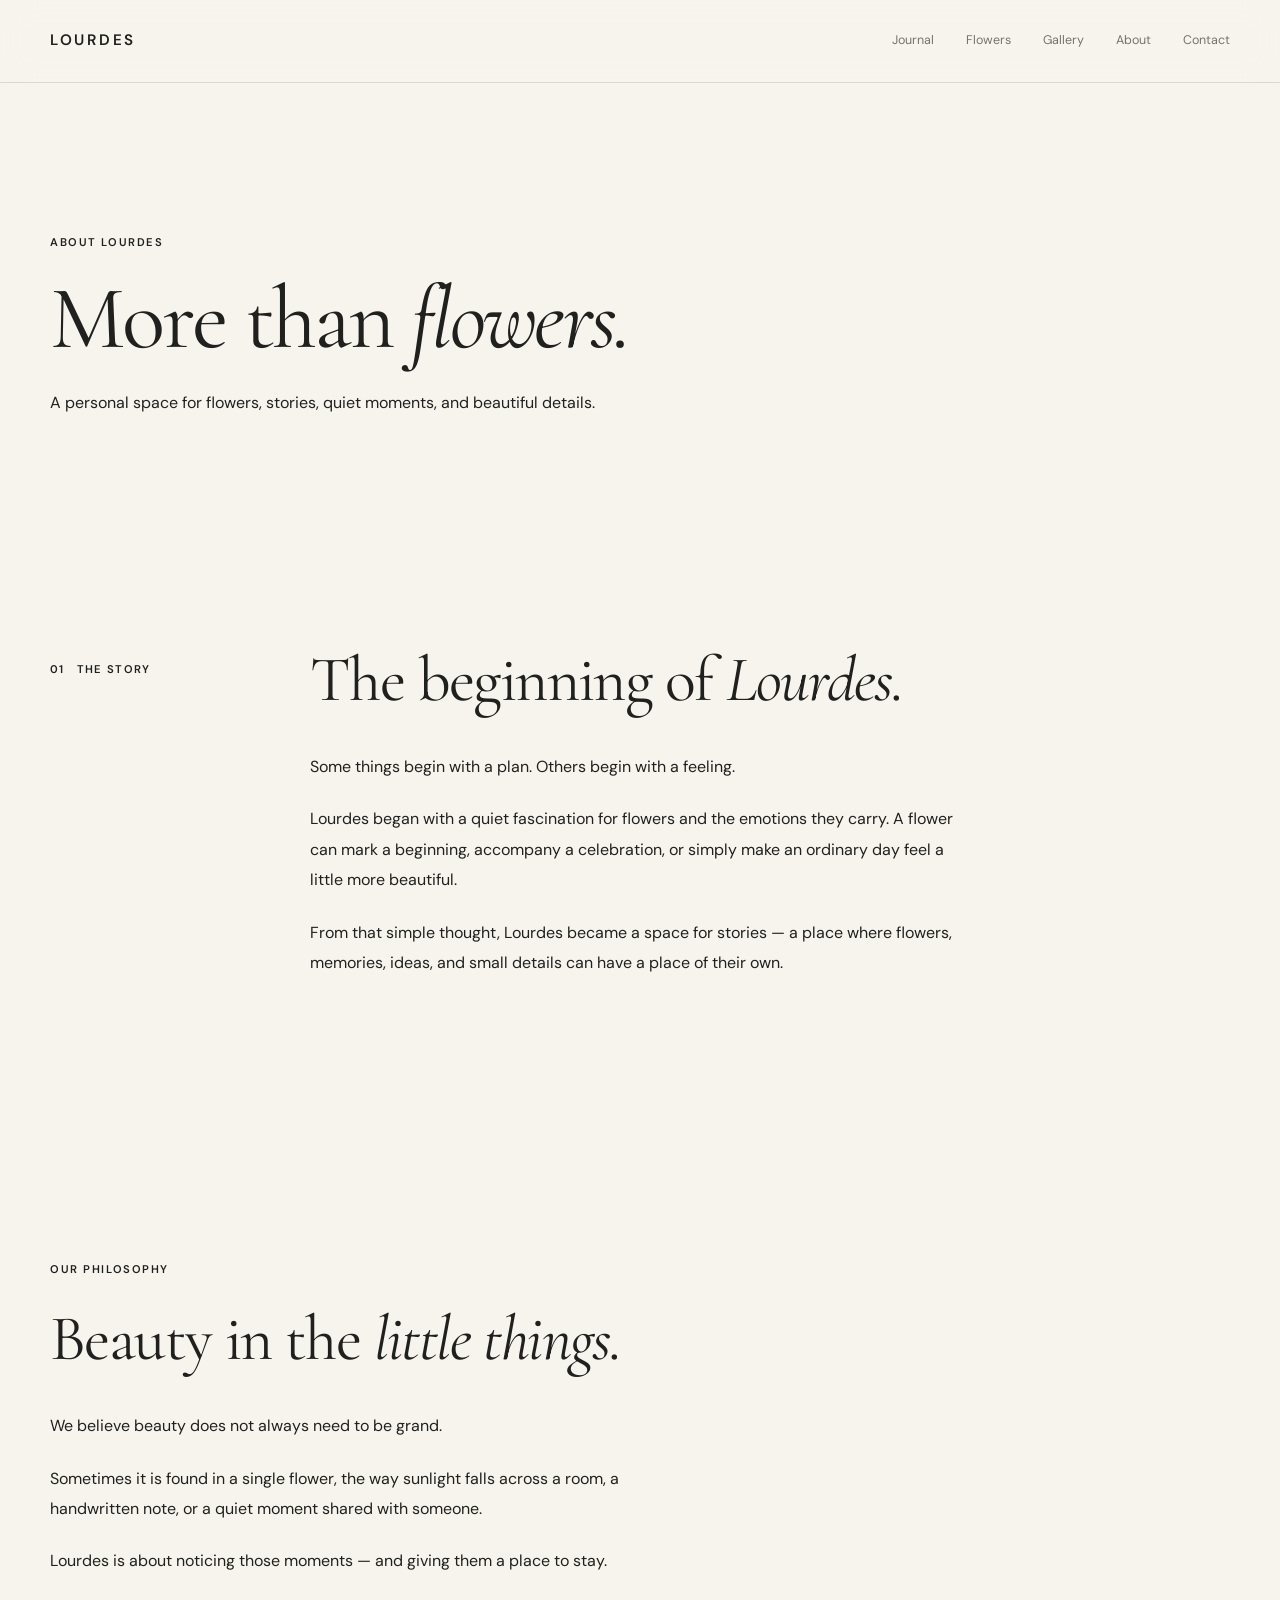
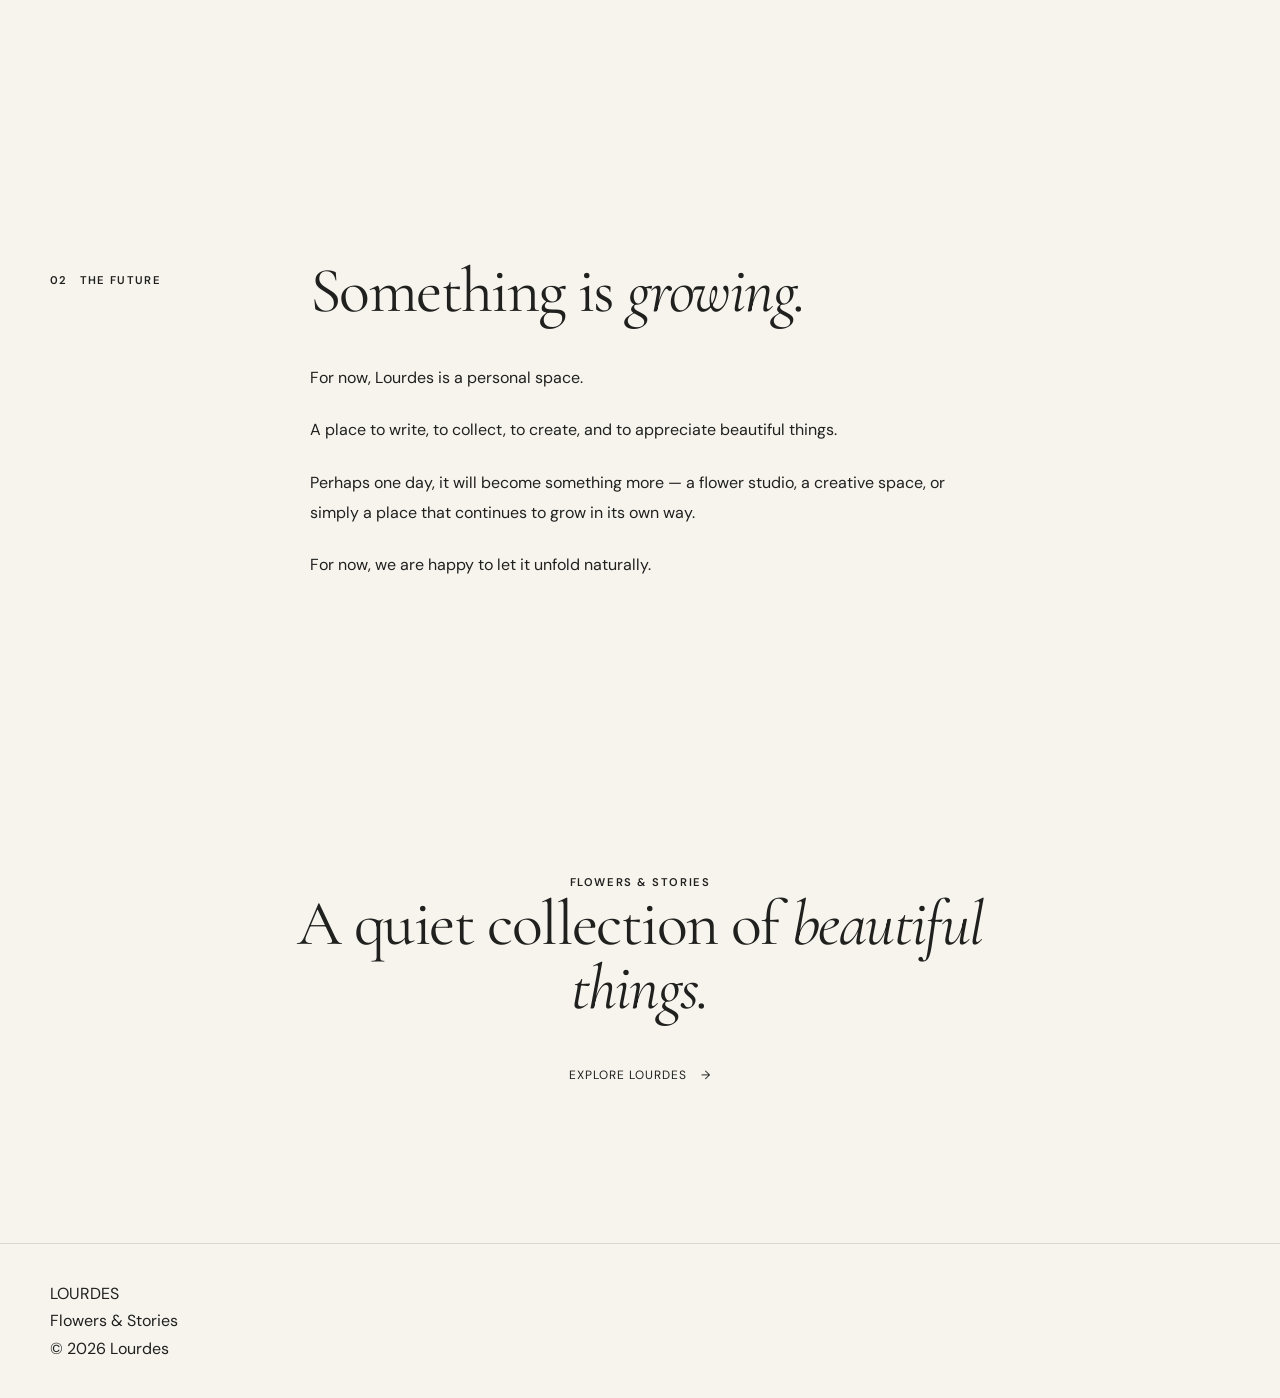
<file: pages/about.html>
<!DOCTYPE html>

<html lang="en">
<head>
    <meta charset="UTF-8">
    <meta name="viewport" content="width=device-width, initial-scale=1.0">

    <title>About — Lourdes | Flowers & Stories</title>

    <meta
        name="description"
        content="Discover the story behind Lourdes — a quiet space for flowers, stories, beautiful details, and meaningful moments."
    >

    <meta
        name="robots"
        content="index, follow"
    >

    <meta
        name="theme-color"
        content="#F7F4EE"
    >

    <link
        rel="canonical"
        href="https://lourdes.my.id/pages/about.html"
    >

    <!-- Open Graph -->
    <meta property="og:type" content="website">

    <meta
        property="og:title"
        content="About — Lourdes | Flowers & Stories"
    >

    <meta
        property="og:description"
        content="Discover the story behind Lourdes — a quiet space for flowers, stories, beautiful details, and meaningful moments."
    >

    <meta
        property="og:url"
        content="https://lourdes.my.id/pages/about.html"
    >

    <meta
        property="og:site_name"
        content="Lourdes"
    >

    <!-- Google Fonts -->
    <link rel="preconnect" href="https://fonts.googleapis.com">
    <link rel="preconnect" href="https://fonts.gstatic.com" crossorigin>

    <link
        href="https://fonts.googleapis.com/css2?family=Cormorant+Garamond:wght@400;500;600&family=DM+Sans:wght@400;500&display=swap"
        rel="stylesheet"
    >

    <link rel="stylesheet" href="../style.css">
</head>

<body>

<header class="site-header">
    <div class="container header-inner">

        <a href="../index.html" class="site-logo">
            LOURDES
        </a>

        <nav class="site-nav">
            <a href="journal.html">Journal</a>
            <a href="flowers.html">Flowers</a>
            <a href="gallery.html">Gallery</a>
            <a href="about.html">About</a>
            <a href="contact.html">Contact</a>
        </nav>

    </div>
</header>

<main>


<!-- ABOUT HERO -->

<section class="page-hero">
    <div class="container">

        <p class="eyebrow">About Lourdes</p>

        <h1>
            More than
            <em>flowers.</em>
        </h1>

        <p class="page-hero-description">
            A personal space for flowers, stories, quiet moments,
            and beautiful details.
        </p>

    </div>
</section>


<!-- STORY -->

<section class="about-story">
    <div class="container about-story-grid">

        <div class="section-label">
            <span>01</span>
            <p>The Story</p>
        </div>

        <div class="about-story-content">

            <h2>
                The beginning of
                <em>Lourdes.</em>
            </h2>

            <p>
                Some things begin with a plan.
                Others begin with a feeling.
            </p>

            <p>
                Lourdes began with a quiet fascination for flowers
                and the emotions they carry. A flower can mark a
                beginning, accompany a celebration, or simply make
                an ordinary day feel a little more beautiful.
            </p>

            <p>
                From that simple thought, Lourdes became a space
                for stories — a place where flowers, memories,
                ideas, and small details can have a place of their own.
            </p>

        </div>

    </div>
</section>


<!-- PHILOSOPHY -->

<section class="about-philosophy">

    <div class="container">

        <p class="eyebrow">Our Philosophy</p>

        <h2>
            Beauty in the
            <em>little things.</em>
        </h2>

        <p>
            We believe beauty does not always need to be grand.
        </p>

        <p>
            Sometimes it is found in a single flower,
            the way sunlight falls across a room, a handwritten
            note, or a quiet moment shared with someone.
        </p>

        <p>
            Lourdes is about noticing those moments —
            and giving them a place to stay.
        </p>

    </div>

</section>


<!-- FUTURE -->

<section class="about-future">

    <div class="container about-future-grid">

        <div class="section-label">
            <span>02</span>
            <p>The Future</p>
        </div>

        <div class="about-future-content">

            <h2>
                Something is
                <em>growing.</em>
            </h2>

            <p>
                For now, Lourdes is a personal space.
            </p>

            <p>
                A place to write, to collect, to create,
                and to appreciate beautiful things.
            </p>

            <p>
                Perhaps one day, it will become something more —
                a flower studio, a creative space, or simply
                a place that continues to grow in its own way.
            </p>

            <p>
                For now, we are happy to let it unfold naturally.
            </p>

        </div>

    </div>

</section>


<!-- CLOSING -->

<section class="about-closing">

    <div class="container">

        <p class="eyebrow">Flowers & Stories</p>

        <h2>
            A quiet collection
            of <em>beautiful things.</em>
        </h2>

        <a href="flowers.html" class="text-link">
            Explore Lourdes
            <span>→</span>
        </a>

    </div>

</section>


</main>

<footer class="site-footer">


<div class="container">

    <div class="footer-brand">
        LOURDES
    </div>

    <p>
        Flowers & Stories
    </p>

    <p>
        © 2026 Lourdes
    </p>

</div>


</footer>

<script src="../site.js"></script>

</body>
</html>
</file>
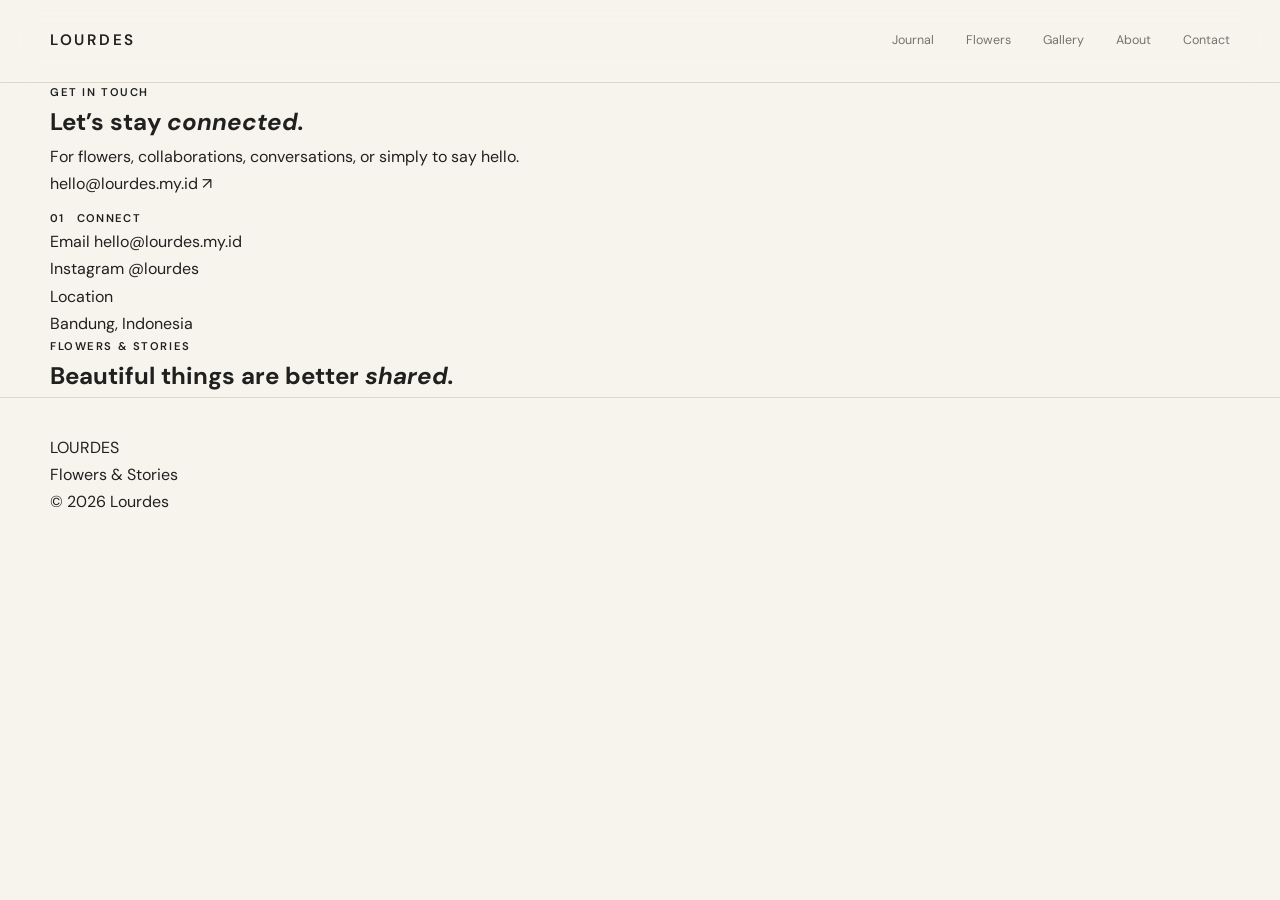
<file: pages/contact.html>
<!DOCTYPE html>
<html lang="en">
<head>
    <meta charset="UTF-8">
    <meta name="viewport" content="width=device-width, initial-scale=1.0">

    <title>Contact — Lourdes | Flowers & Stories</title>

    <meta
        name="description"
        content="Get in touch with Lourdes for flowers, collaborations, conversations, or simply to say hello."
    >

    <meta
        name="robots"
        content="index, follow"
    >

    <meta
        name="theme-color"
        content="#F7F4EE"
    >

    <link
        rel="canonical"
        href="https://lourdes.my.id/pages/contact.html"
    >

    <!-- Open Graph -->
    <meta property="og:type" content="website">

    <meta
        property="og:title"
        content="Contact — Lourdes | Flowers & Stories"
    >

    <meta
        property="og:description"
        content="Get in touch with Lourdes for flowers, collaborations, conversations, or simply to say hello."
    >

    <meta
        property="og:url"
        content="https://lourdes.my.id/pages/contact.html"
    >

    <meta
        property="og:site_name"
        content="Lourdes"
    >

    <!-- Google Fonts -->
    <link rel="preconnect" href="https://fonts.googleapis.com">
    <link rel="preconnect" href="https://fonts.gstatic.com" crossorigin>

    <link
        href="https://fonts.googleapis.com/css2?family=Cormorant+Garamond:wght@400;500;600&family=DM+Sans:wght@400;500;600&display=swap"
        rel="stylesheet"
    >

    <link rel="stylesheet" href="../style.css">
</head>

<body>

<header class="site-header">
    <div class="container header-inner">

        <a href="../index.html" class="site-logo">
            LOURDES
        </a>

        <nav class="site-nav">
            <a href="journal.html">Journal</a>
            <a href="flowers.html">Flowers</a>
            <a href="gallery.html">Gallery</a>
            <a href="about.html">About</a>
            <a href="contact.html">Contact</a>
        </nav>

    </div>
</header>

    </div>
</header>


<main>

    <section class="contact-page">

        <div class="container">

            <p class="eyebrow">
                Get in touch
            </p>

            <h1>
                Let’s stay <em>connected.</em>
            </h1>

            <p class="contact-page-description">
                For flowers, collaborations, conversations,
                or simply to say hello.
            </p>

            <a
                href="mailto:hello@lourdes.my.id"
                class="contact-page-email"
            >
                hello@lourdes.my.id
                <span>↗</span>
            </a>

        </div>

    </section>


    <section class="contact-details">

        <div class="container contact-details-grid">

            <div class="section-label">
                <span>01</span>
                <p>Connect</p>
            </div>

            <div class="contact-details-content">

                <div class="contact-detail">

                    <span>Email</span>

                    <a href="mailto:hello@lourdes.my.id">
                        hello@lourdes.my.id
                    </a>

                </div>


                <div class="contact-detail">

                    <span>Instagram</span>

                    <a href="#">
                        @lourdes
                    </a>

                </div>


                <div class="contact-detail">

                    <span>Location</span>

                    <p>
                        Bandung, Indonesia
                    </p>

                </div>

            </div>

        </div>

    </section>


    <section class="contact-closing">

        <div class="container">

            <p class="eyebrow">
                Flowers & Stories
            </p>

            <h2>
                Beautiful things are better <em>shared.</em>
            </h2>

        </div>

    </section>

</main>


<footer class="site-footer">

    <div class="container">

        <div class="footer-brand">
            LOURDES
        </div>

        <p>
            Flowers & Stories
        </p>

        <p>
            © 2026 Lourdes
        </p>

    </div>

</footer>


<script src="../site.js"></script>

</body>
</html>
</file>
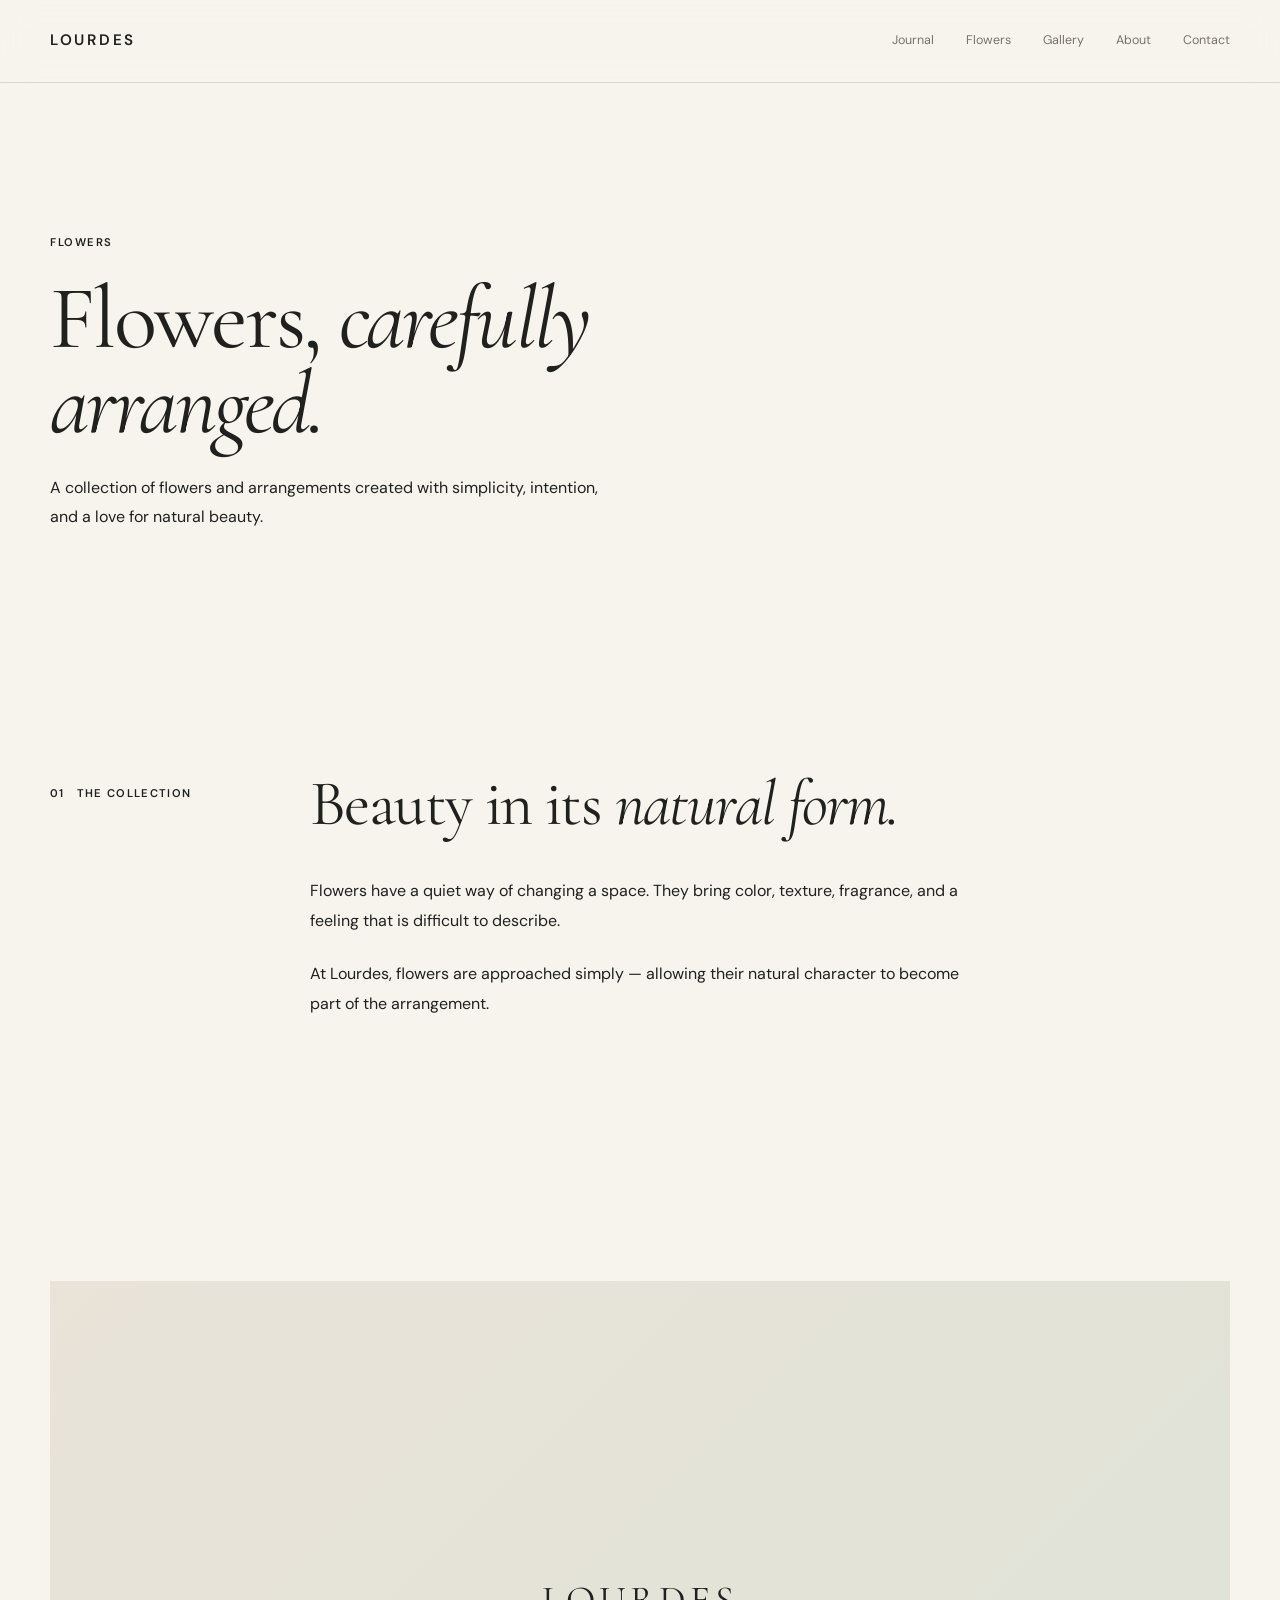
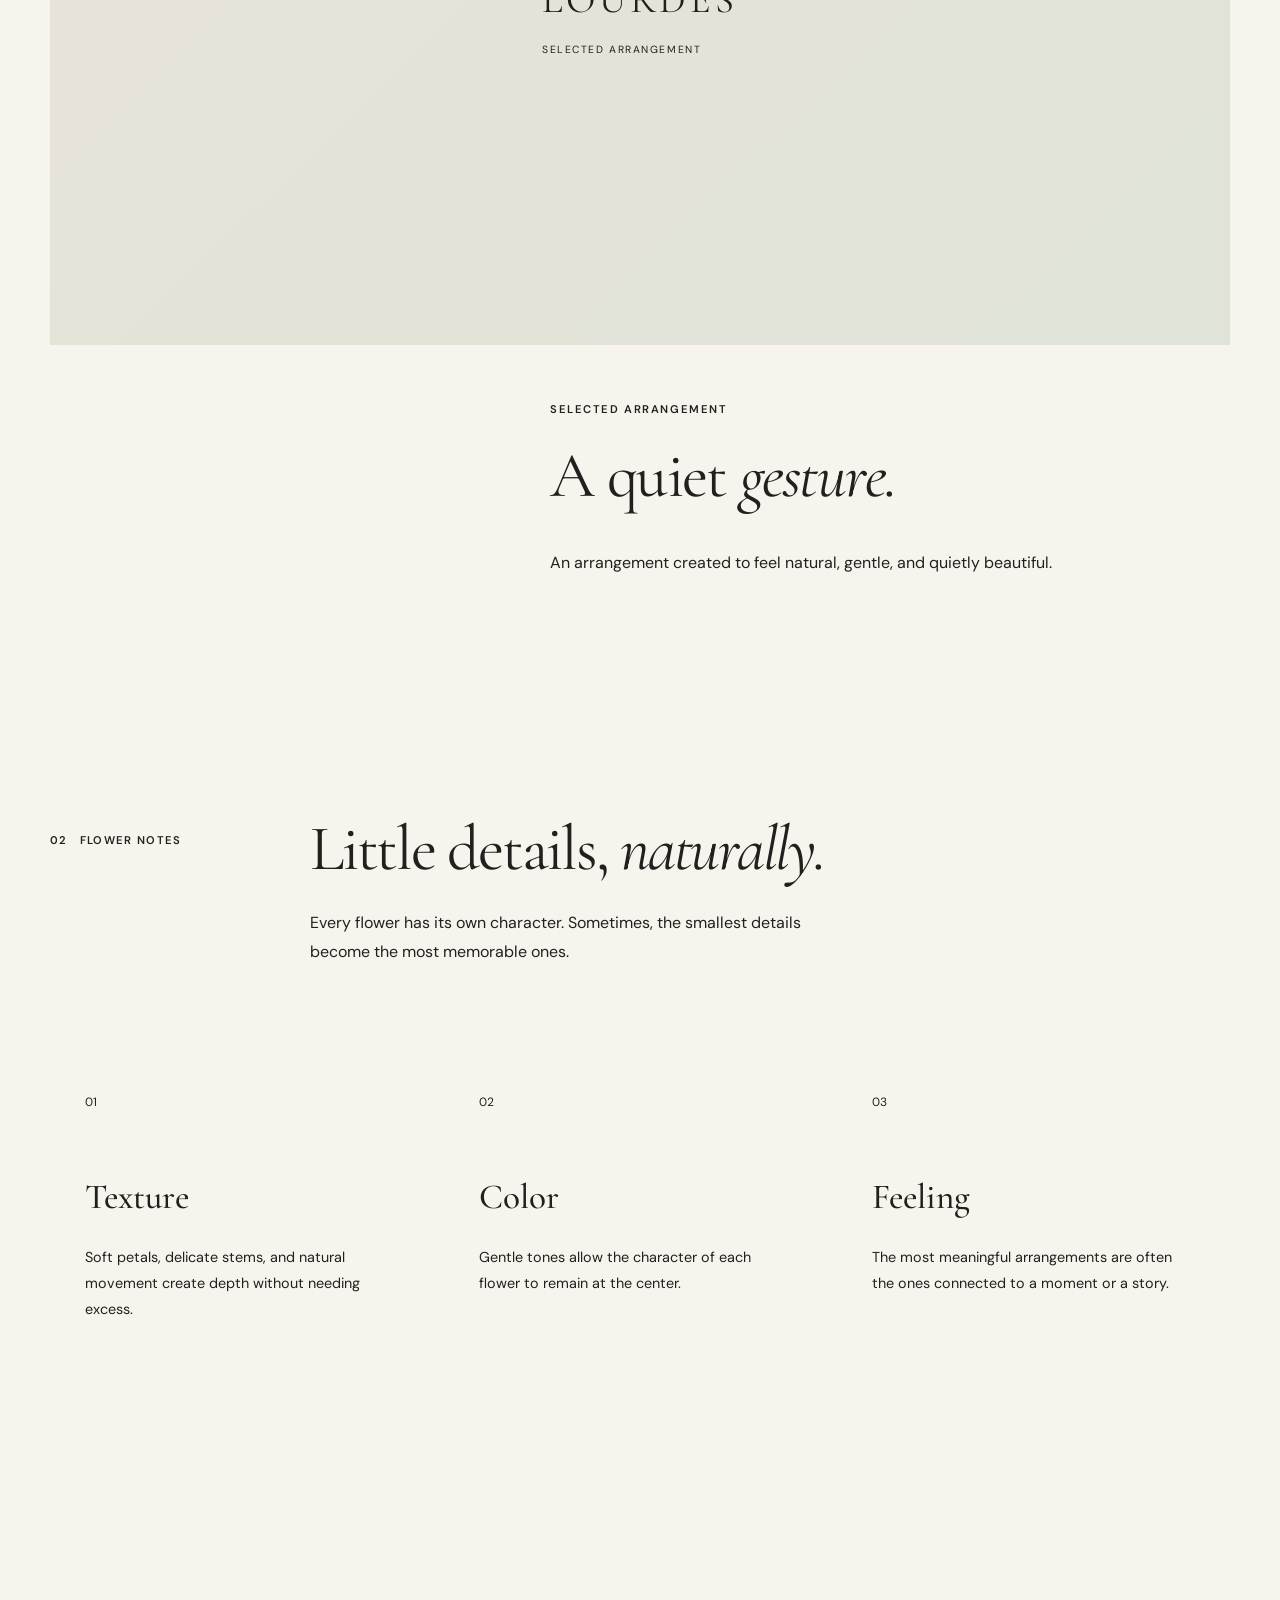
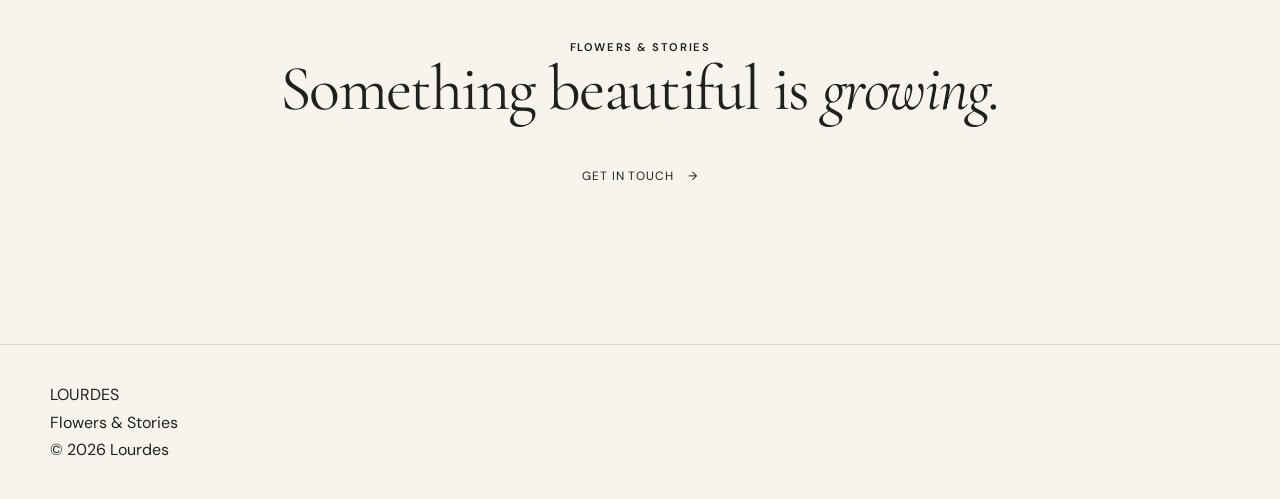
<file: pages/flowers.html>
<!DOCTYPE html>
<html lang="en">
<head>
    <meta charset="UTF-8">
    <meta name="viewport" content="width=device-width, initial-scale=1.0">

    <title>Journal — Lourdes | Flowers & Stories</title>

    <meta
        name="description"
        content="Read the Lourdes Journal — stories, observations, flowers, quiet moments, and beautiful details."
    >

    <meta
        name="robots"
        content="index, follow"
    >

    <meta
        name="theme-color"
        content="#F7F4EE"
    >

    <link
        rel="canonical"
        href="https://lourdes.my.id/pages/journal.html"
    >

    <!-- Open Graph -->
    <meta property="og:type" content="website">

    <meta
        property="og:title"
        content="Journal — Lourdes | Flowers & Stories"
    >

    <meta
        property="og:description"
        content="Stories, observations, flowers, quiet moments, and beautiful details from Lourdes."
    >

    <meta
        property="og:url"
        content="https://lourdes.my.id/pages/journal.html"
    >

    <meta
        property="og:site_name"
        content="Lourdes"
    >

    <!-- Google Fonts -->
    <link rel="preconnect" href="https://fonts.googleapis.com">
    <link rel="preconnect" href="https://fonts.gstatic.com" crossorigin>

    <link
        href="https://fonts.googleapis.com/css2?family=Cormorant+Garamond:wght@400;500;600&family=DM+Sans:wght@400;500&display=swap"
        rel="stylesheet"
    >

    <link rel="stylesheet" href="../style.css">
</head>

<body>

<header class="site-header">
    <div class="container header-inner">

        <a href="../index.html" class="site-logo">
            LOURDES
        </a>

        <nav class="site-nav">
            <a href="journal.html">Journal</a>
            <a href="flowers.html">Flowers</a>
            <a href="gallery.html">Gallery</a>
            <a href="about.html">About</a>
            <a href="contact.html">Contact</a>
        </nav>

    </div>
</header>

    </div>
</header>


<main>

    <!-- HERO -->

    <section class="page-hero flowers-hero">
        <div class="container">

            <p class="eyebrow">
                Flowers
            </p>

            <h1>
                Flowers, <em>carefully arranged.</em>
            </h1>

            <p class="page-hero-description">
                A collection of flowers and arrangements created with
                simplicity, intention, and a love for natural beauty.
            </p>

        </div>
    </section>


    <!-- INTRO -->

    <section class="flowers-intro">

        <div class="container flowers-intro-grid">

            <div class="section-label">
                <span>01</span>
                <p>The Collection</p>
            </div>

            <div class="flowers-intro-content">

                <h2>
                    Beauty in its <em>natural form.</em>
                </h2>

                <p>
                    Flowers have a quiet way of changing a space.
                    They bring color, texture, fragrance, and a feeling
                    that is difficult to describe.
                </p>

                <p>
                    At Lourdes, flowers are approached simply —
                    allowing their natural character to become part
                    of the arrangement.
                </p>

            </div>

        </div>

    </section>


    <!-- FEATURED ARRANGEMENT -->

    <section class="flower-feature-page">

        <div class="container">

            <div class="flower-feature-image">

                <div class="flower-placeholder">
                    <div>
                        <span>LOURDES</span>
                        <small>Selected arrangement</small>
                    </div>
                </div>

            </div>

            <div class="flower-feature-info">

                <p class="eyebrow">
                    Selected Arrangement
                </p>

                <h2>
                    A quiet <em>gesture.</em>
                </h2>

                <p>
                    An arrangement created to feel natural, gentle,
                    and quietly beautiful.
                </p>

            </div>

        </div>

    </section>


    <!-- FLOWER NOTES -->

    <section class="flower-notes">

        <div class="container">

            <div class="section-heading">

                <div class="section-label">
                    <span>02</span>
                    <p>Flower Notes</p>
                </div>

                <div class="section-title">

                    <h2>
                        Little details, <em>naturally.</em>
                    </h2>

                    <p>
                        Every flower has its own character.
                        Sometimes, the smallest details become
                        the most memorable ones.
                    </p>

                </div>

            </div>


            <div class="flower-notes-grid">

                <article class="flower-note">

                    <div class="flower-note-number">
                        01
                    </div>

                    <h3>
                        Texture
                    </h3>

                    <p>
                        Soft petals, delicate stems, and natural
                        movement create depth without needing excess.
                    </p>

                </article>


                <article class="flower-note">

                    <div class="flower-note-number">
                        02
                    </div>

                    <h3>
                        Color
                    </h3>

                    <p>
                        Gentle tones allow the character of each
                        flower to remain at the center.
                    </p>

                </article>


                <article class="flower-note">

                    <div class="flower-note-number">
                        03
                    </div>

                    <h3>
                        Feeling
                    </h3>

                    <p>
                        The most meaningful arrangements are often
                        the ones connected to a moment or a story.
                    </p>

                </article>

            </div>

        </div>

    </section>


    <!-- CLOSING -->

    <section class="flowers-closing">

        <div class="container">

            <p class="eyebrow">
                Flowers & Stories
            </p>

            <h2>
                Something beautiful is <em>growing.</em>
            </h2>

            <a href="contact.html" class="text-link">
                Get in touch
                <span>→</span>
            </a>

        </div>

    </section>

</main>


<footer class="site-footer">

    <div class="container">

        <div class="footer-brand">
            LOURDES
        </div>

        <p>
            Flowers & Stories
        </p>

        <p>
            © 2026 Lourdes
        </p>

    </div>

</footer>


<script src="../site.js"></script>

</body>
</html>
</file>
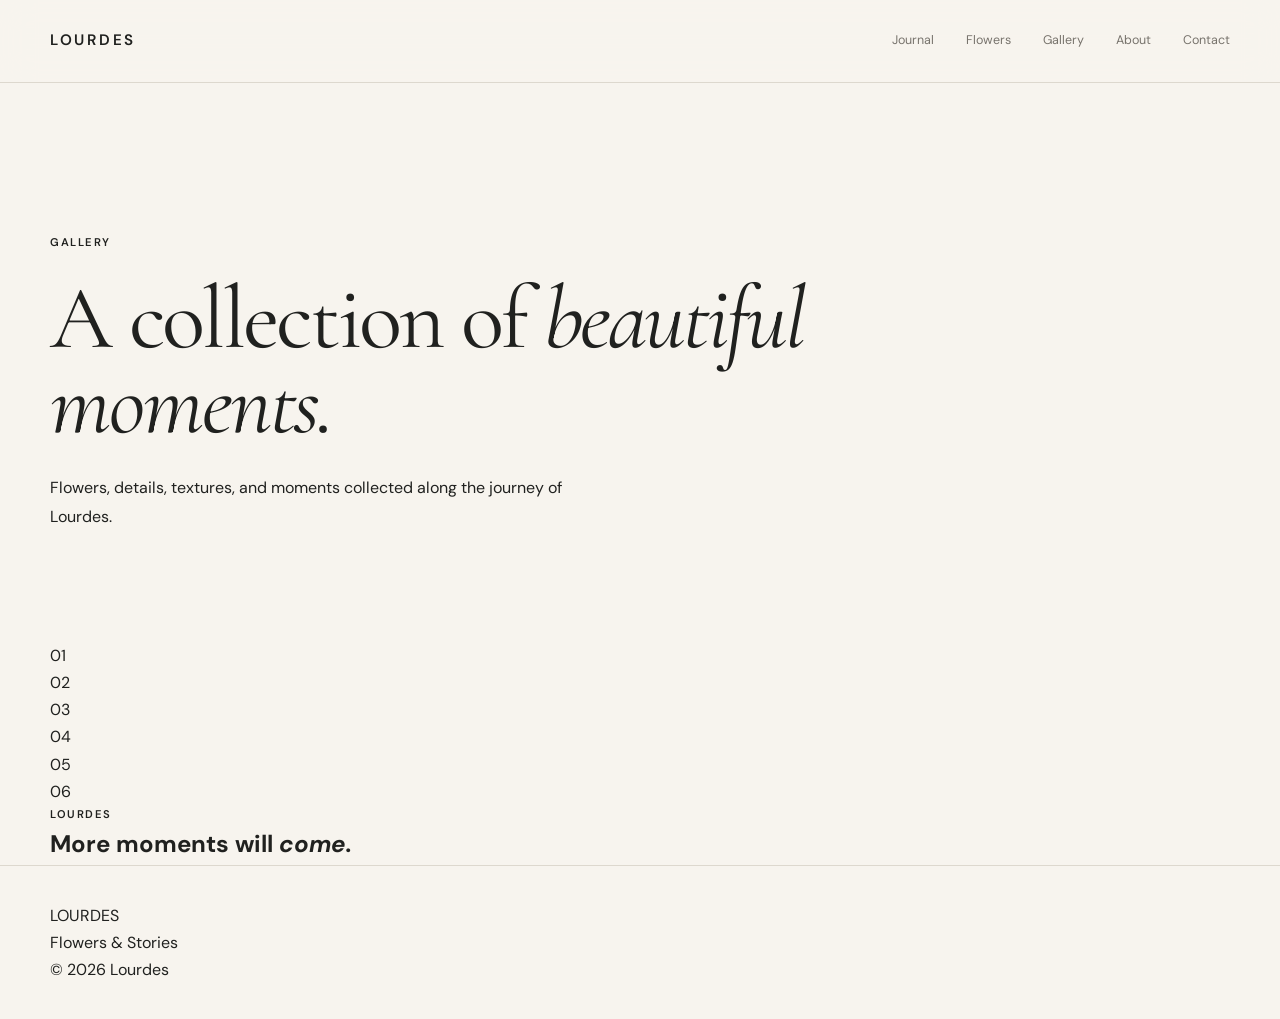
<file: pages/gallery.html>
<!DOCTYPE html>
<html lang="en">
<head>
    <meta charset="UTF-8">
    <meta name="viewport" content="width=device-width, initial-scale=1.0">

    <title>Gallery — Lourdes | Flowers & Stories</title>

    <meta
        name="description"
        content="A visual collection of flowers, moments, textures, and beautiful details from Lourdes."
    >

    <meta
        name="robots"
        content="index, follow"
    >

    <meta
        name="theme-color"
        content="#F7F4EE"
    >

    <link
        rel="canonical"
        href="https://lourdes.my.id/pages/gallery.html"
    >

    <!-- Open Graph -->
    <meta property="og:type" content="website">

    <meta
        property="og:title"
        content="Gallery — Lourdes | Flowers & Stories"
    >

    <meta
        property="og:description"
        content="A visual collection of flowers, moments, textures, and beautiful details from Lourdes."
    >

    <meta
        property="og:url"
        content="https://lourdes.my.id/pages/gallery.html"
    >

    <meta
        property="og:site_name"
        content="Lourdes"
    >

    <!-- Google Fonts -->
    <link rel="preconnect" href="https://fonts.googleapis.com">
    <link rel="preconnect" href="https://fonts.gstatic.com" crossorigin>

    <link
        href="https://fonts.googleapis.com/css2?family=Cormorant+Garamond:wght@400;500;600&family=DM+Sans:wght@400;500&display=swap"
        rel="stylesheet"
    >

    <link rel="stylesheet" href="../style.css">
</head>

<body>

<header class="site-header">
    <div class="container header-inner">

        <a href="../index.html" class="site-logo">
            LOURDES
        </a>

        <nav class="site-nav">
            <a href="journal.html">Journal</a>
            <a href="flowers.html">Flowers</a>
            <a href="gallery.html">Gallery</a>
            <a href="about.html">About</a>
            <a href="contact.html">Contact</a>
        </nav>

    </div>
</header>

    </div>
</header>


<main>

    <!-- HERO -->

    <section class="page-hero gallery-hero">

        <div class="container">

            <p class="eyebrow">
                Gallery
            </p>

            <h1>
                A collection of <em>beautiful moments.</em>
            </h1>

            <p class="page-hero-description">
                Flowers, details, textures, and moments collected
                along the journey of Lourdes.
            </p>

        </div>

    </section>


    <!-- GALLERY -->

    <section class="gallery-page">

        <div class="container">

            <div class="gallery-grid">

                <div class="gallery-item gallery-item-large">
                    <div class="gallery-placeholder">
                        <span>01</span>
                    </div>
                </div>


                <div class="gallery-item">
                    <div class="gallery-placeholder">
                        <span>02</span>
                    </div>
                </div>


                <div class="gallery-item">
                    <div class="gallery-placeholder">
                        <span>03</span>
                    </div>
                </div>


                <div class="gallery-item gallery-item-wide">
                    <div class="gallery-placeholder">
                        <span>04</span>
                    </div>
                </div>


                <div class="gallery-item">
                    <div class="gallery-placeholder">
                        <span>05</span>
                    </div>
                </div>


                <div class="gallery-item">
                    <div class="gallery-placeholder">
                        <span>06</span>
                    </div>
                </div>

            </div>

        </div>

    </section>


    <!-- CLOSING -->

    <section class="gallery-closing">

        <div class="container">

            <p class="eyebrow">
                Lourdes
            </p>

            <h2>
                More moments will <em>come.</em>
            </h2>

        </div>

    </section>

</main>


<footer class="site-footer">

    <div class="container">

        <div class="footer-brand">
            LOURDES
        </div>

        <p>
            Flowers & Stories
        </p>

        <p>
            © 2026 Lourdes
        </p>

    </div>

</footer>


<script src="../site.js"></script>

</body>
</html>
</file>
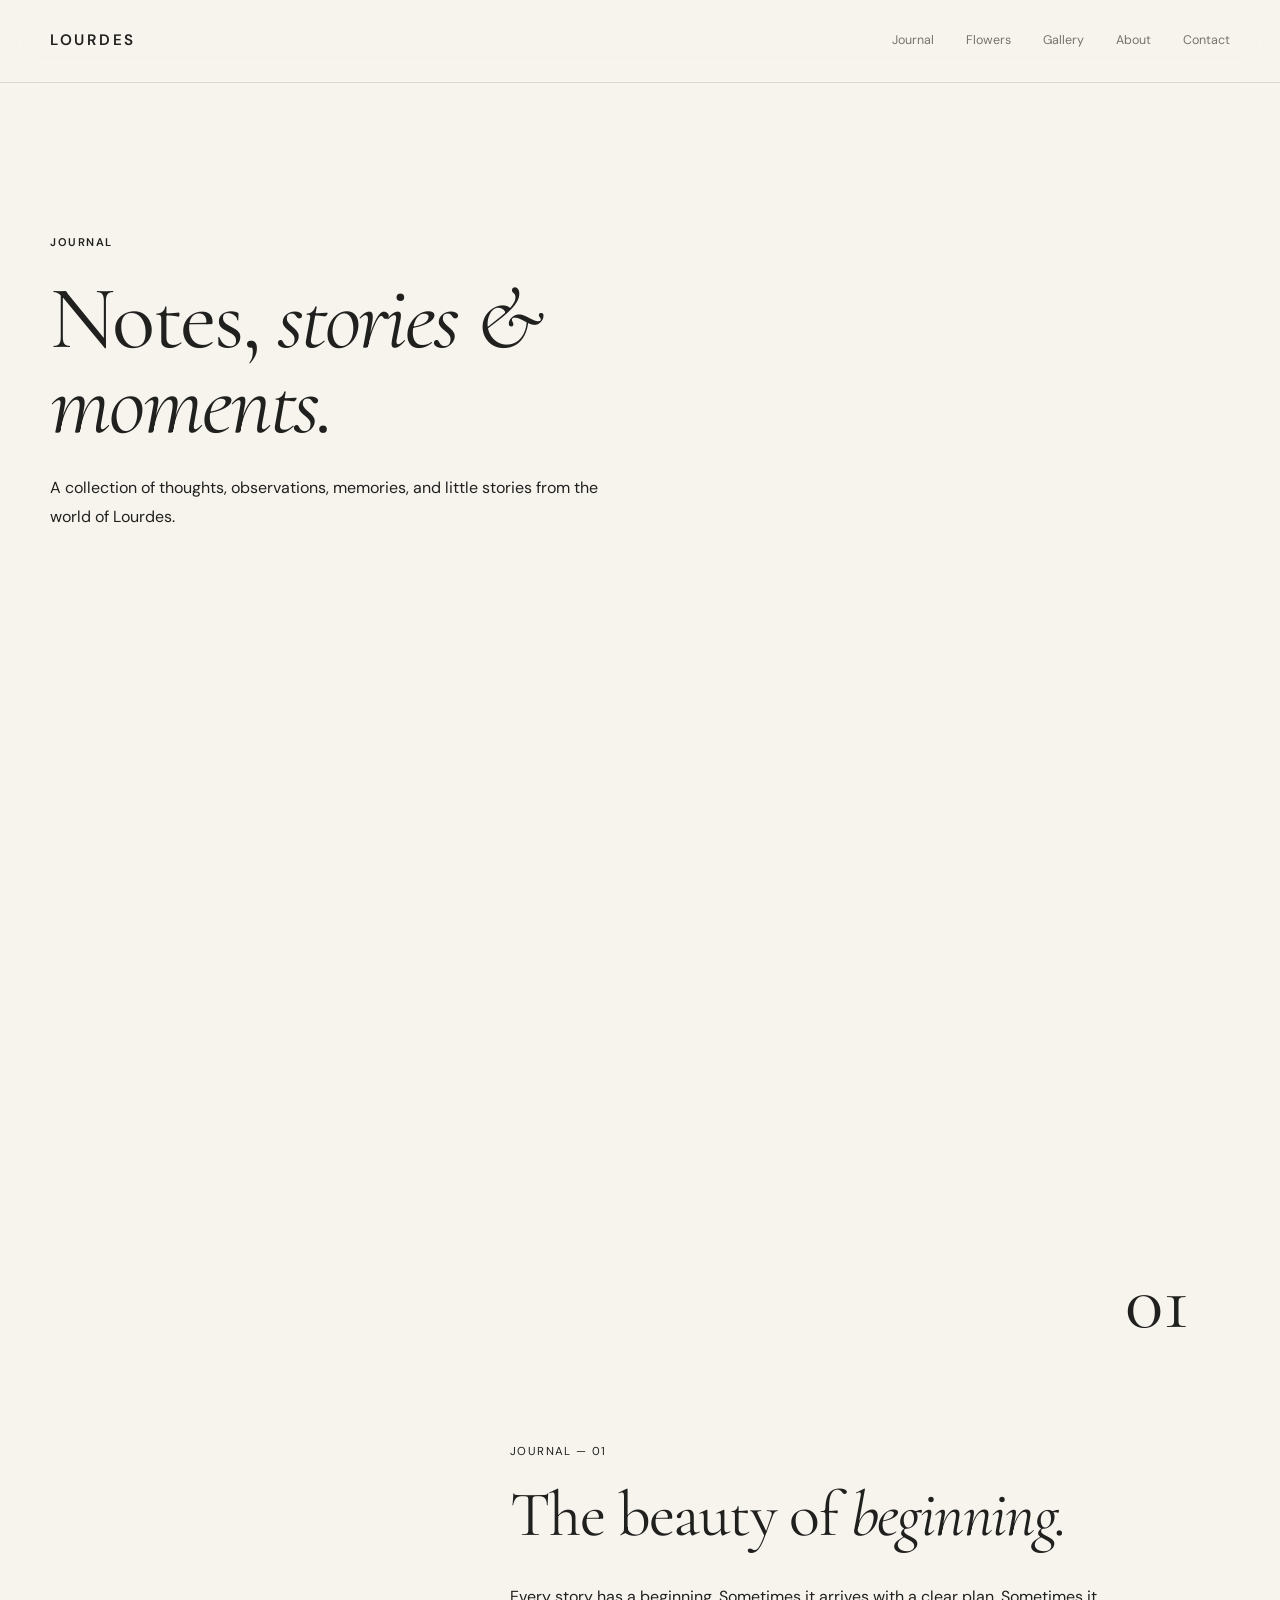
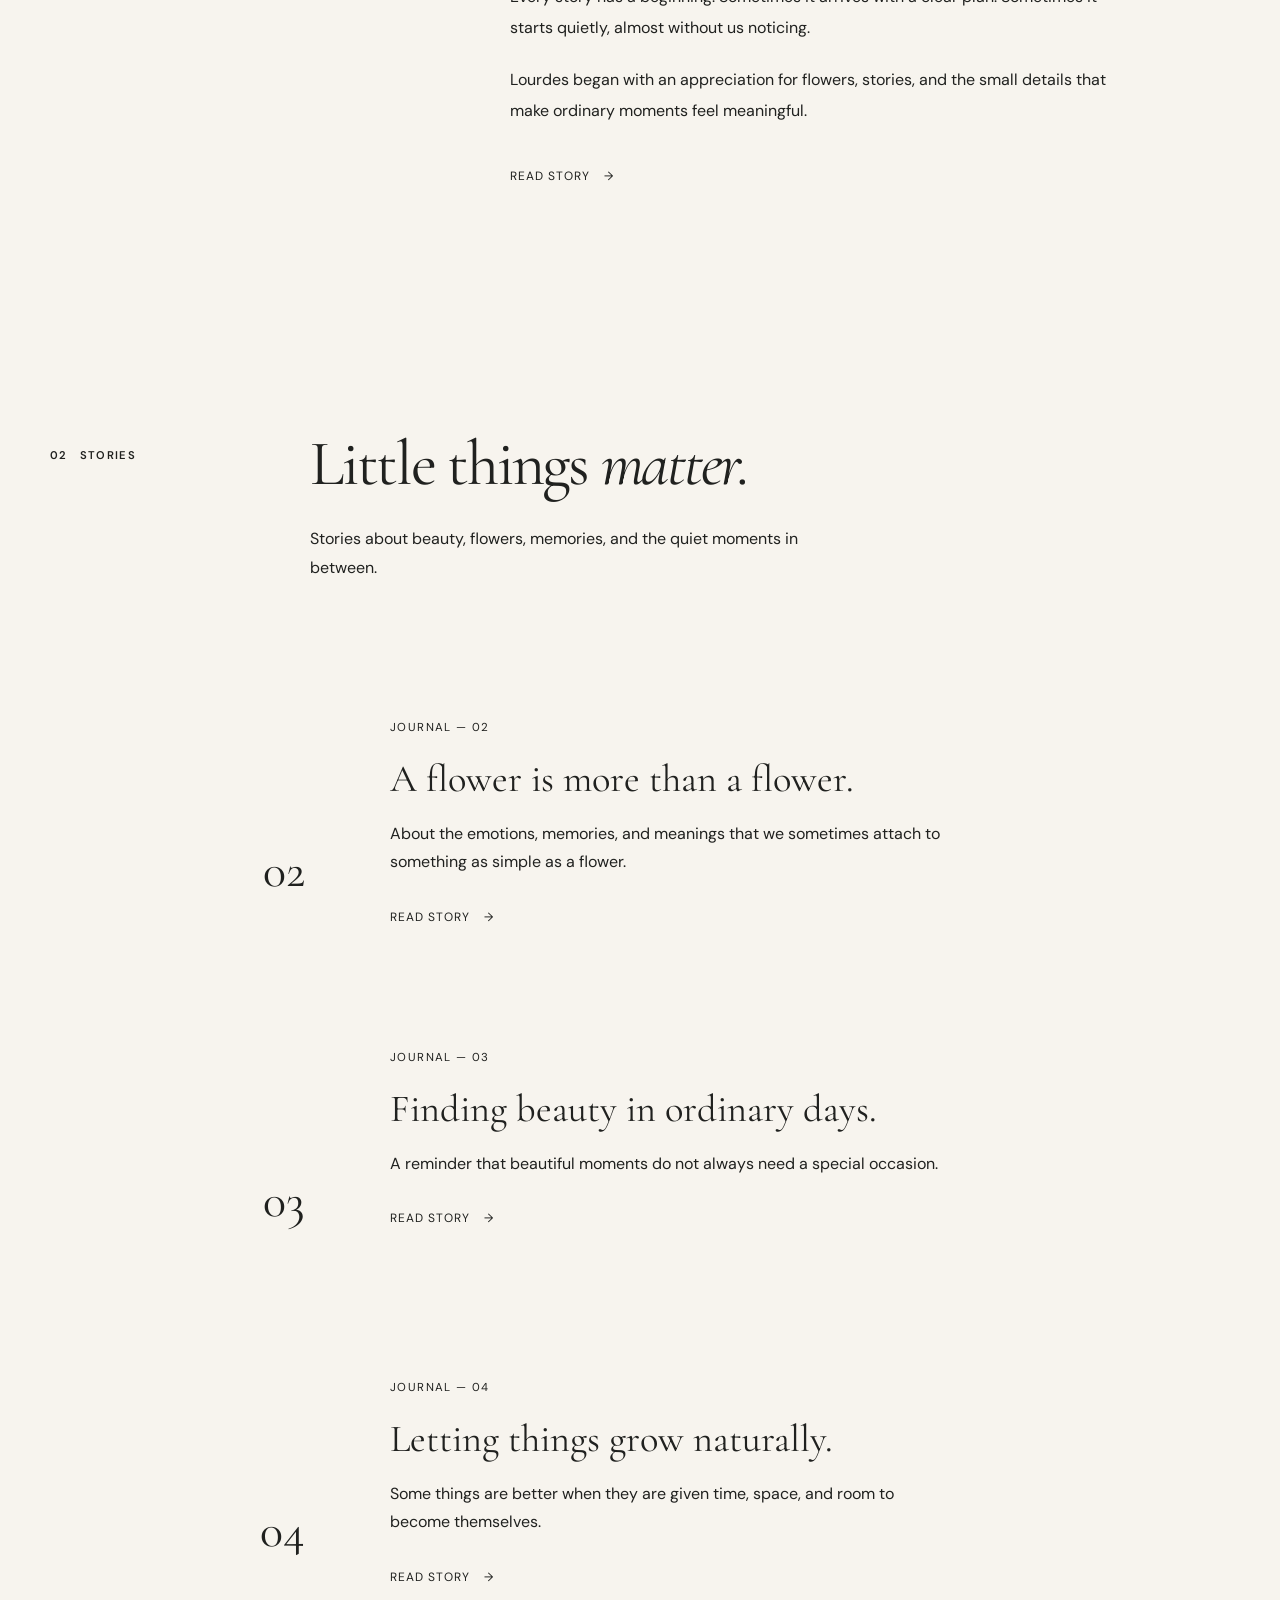
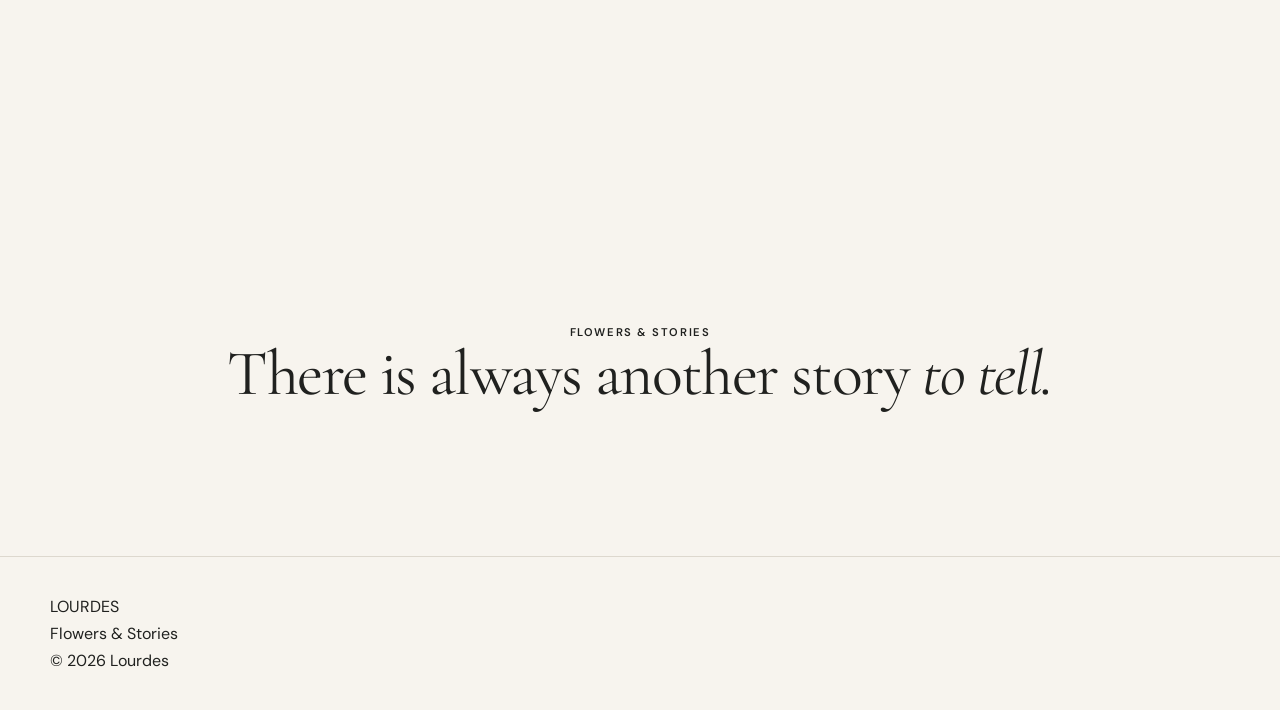
<file: pages/journal.html>
<!DOCTYPE html>
<html lang="en">
<head>
    <meta charset="UTF-8">
    <meta name="viewport" content="width=device-width, initial-scale=1.0">

    <title>Journal — Lourdes | Flowers & Stories</title>

    <meta
        name="description"
        content="Read the Lourdes Journal — stories, observations, flowers, quiet moments, and beautiful details."
    >

    <meta
        name="robots"
        content="index, follow"
    >

    <meta
        name="theme-color"
        content="#F7F4EE"
    >

    <link
        rel="canonical"
        href="https://lourdes.my.id/pages/journal.html"
    >

    <!-- Open Graph -->
    <meta property="og:type" content="website">

    <meta
        property="og:title"
        content="Journal — Lourdes | Flowers & Stories"
    >

    <meta
        property="og:description"
        content="Stories, observations, flowers, quiet moments, and beautiful details from Lourdes."
    >

    <meta
        property="og:url"
        content="https://lourdes.my.id/pages/journal.html"
    >

    <meta
        property="og:site_name"
        content="Lourdes"
    >

    <!-- Google Fonts -->
    <link rel="preconnect" href="https://fonts.googleapis.com">
    <link rel="preconnect" href="https://fonts.gstatic.com" crossorigin>

    <link
        href="https://fonts.googleapis.com/css2?family=Cormorant+Garamond:wght@400;500;600&family=DM+Sans:wght@400;500&display=swap"
        rel="stylesheet"
    >

    <link rel="stylesheet" href="../style.css">
    <style>
.article-detail {
    max-width: 850px;
    margin: 0 auto;
    padding: 70px 24px 100px;
}
.article-detail .article-back {
    display: inline-block;
    margin-bottom: 45px;
    color: #6b806f;
    text-decoration: none;
    font-size: 12px;
    letter-spacing: .08em;
}
.article-detail .article-meta {
    margin-bottom: 18px;
    color: #7b8c7d;
    font-size: 11px;
    letter-spacing: .15em;
    text-transform: uppercase;
}
.article-detail h1 {
    margin: 0 0 24px;
    font-family: 'Cormorant Garamond', serif;
    font-size: clamp(38px, 7vw, 64px);
    font-weight: 400;
    line-height: 1.08;
    color: #2d4036;
}
.article-detail .article-excerpt {
    margin-bottom: 32px;
    color: #68746b;
    font-size: 17px;
    line-height: 1.8;
}
.article-detail .article-cover {
    display: block;
    width: 100%;
    max-height: 520px;
    margin-bottom: 38px;
    object-fit: cover;
}
.article-detail .article-body {
    color: #4e5c52;
    font-size: 15px;
    line-height: 2;
    overflow-wrap: anywhere;
}
.article-detail .article-body p {
    margin: 0 0 24px;
}
.article-message {
    padding: 70px 24px;
    text-align: center;
    color: #68746b;
}
</style>
</head>

<body>


<header class="site-header">
    <div class="container header-inner">
        <a href="../index.html" class="site-logo">
            LOURDES
        </a>

        <nav class="site-nav">
            <a href="journal.html">Journal</a>
            <a href="flowers.html">Flowers</a>
            <a href="gallery.html">Gallery</a>
            <a href="about.html">About</a>
            <a href="contact.html">Contact</a>
        </nav>
    </div>
</header>


<main>

    <!-- HERO -->

    <section class="page-hero journal-hero">
        <div class="container">

            <p class="eyebrow">
                Journal
            </p>

            <h1>
                Notes, <em>stories & moments.</em>
            </h1>

            <p class="page-hero-description">
                A collection of thoughts, observations, memories,
                and little stories from the world of Lourdes.
            </p>

        </div>
    </section>


    <!-- FEATURED STORY -->

    <section class="journal-featured">

        <div class="container">

            <div class="journal-featured-image">
                <div class="journal-placeholder">
                    <span>01</span>
                </div>
            </div>

            <div class="journal-featured-content">

                <p class="journal-meta">
                    Journal — 01
                </p>

                <h2>
                    The beauty of <em>beginning.</em>
                </h2>

                <p>
                    Every story has a beginning. Sometimes it arrives
                    with a clear plan. Sometimes it starts quietly,
                    almost without us noticing.
                </p>

                <p>
                    Lourdes began with an appreciation for flowers,
                    stories, and the small details that make ordinary
                    moments feel meaningful.
                </p>

                <a href="#" class="text-link">
                    Read story
                    <span>→</span>
                </a>

            </div>

        </div>

    </section>


    <!-- STORIES -->

    <section class="journal-stories">

        <div class="container">

            <div class="section-heading">

                <div class="section-label">
                    <span>02</span>
                    <p>Stories</p>
                </div>

                <div class="section-title">

                    <h2>
                        Little things <em>matter.</em>
                    </h2>

                    <p>
                        Stories about beauty, flowers, memories,
                        and the quiet moments in between.
                    </p>

                </div>

            </div>


            <div class="journal-list">

                <article class="journal-item">

                    <div class="journal-item-image">
                        <span>02</span>
                    </div>

                    <div class="journal-item-content">

                        <p class="journal-meta">
                            Journal — 02
                        </p>

                        <h3>
                            A flower is more than a flower.
                        </h3>

                        <p>
                            About the emotions, memories, and meanings
                            that we sometimes attach to something as
                            simple as a flower.
                        </p>

                        <a href="#" class="text-link">
                            Read story
                            <span>→</span>
                        </a>

                    </div>

                </article>


                <article class="journal-item">

                    <div class="journal-item-image">
                        <span>03</span>
                    </div>

                    <div class="journal-item-content">

                        <p class="journal-meta">
                            Journal — 03
                        </p>

                        <h3>
                            Finding beauty in ordinary days.
                        </h3>

                        <p>
                            A reminder that beautiful moments do not
                            always need a special occasion.
                        </p>

                        <a href="#" class="text-link">
                            Read story
                            <span>→</span>
                        </a>

                    </div>

                </article>


                <article class="journal-item">

                    <div class="journal-item-image">
                        <span>04</span>
                    </div>

                    <div class="journal-item-content">

                        <p class="journal-meta">
                            Journal — 04
                        </p>

                        <h3>
                            Letting things grow naturally.
                        </h3>

                        <p>
                            Some things are better when they are given
                            time, space, and room to become themselves.
                        </p>

                        <a href="#" class="text-link">
                            Read story
                            <span>→</span>
                        </a>

                    </div>

                </article>

            </div>

        </div>

    </section>


    <!-- CLOSING -->

    <section class="journal-closing">

        <div class="container">

            <p class="eyebrow">
                Flowers & Stories
            </p>

            <h2>
                There is always another story <em>to tell.</em>
            </h2>

        </div>

    </section>

</main>


<footer class="site-footer">

    <div class="container">

        <div class="footer-brand">
            LOURDES
        </div>

        <p>
            Flowers & Stories
        </p>

        <p>
            © 2026 Lourdes
        </p>

    </div>

</footer>


<script>
(async function loadJournalArticle() {
    const params = new URLSearchParams(window.location.search);
    const slug = params.get("slug");

    // Tanpa slug, halaman Journal tetap menampilkan daftar cerita.
    if (!slug) return;

    const main = document.querySelector("main");
    const safeSlug = slug.trim();

    if (!safeSlug || safeSlug.includes("/")) {
        main.replaceChildren();
        const message = document.createElement("p");
        message.className = "article-message";
        message.textContent = "Artikel tidak ditemukan.";
        main.append(message);
        return;
    }

    main.replaceChildren();

    const loading = document.createElement("p");
    loading.className = "article-message";
    loading.textContent = "Memuat cerita Lourdes...";
    main.append(loading);

    try {
        const response = await fetch(
            `/api/articles/${encodeURIComponent(safeSlug)}`
        );

        const data = await response.json();

        if (!response.ok || !data.ok || !data.article) {
            throw new Error("Artikel tidak ditemukan.");
        }

        const article = data.article;

        document.title =
            article.seo_title || `${article.title} | Lourdes`;

        const description = document.querySelector(
            'meta[name="description"]'
        );

        if (description) {
            description.content =
                article.seo_description ||
                article.excerpt ||
                article.title;
        }

        const canonical = document.querySelector(
            'link[rel="canonical"]'
        );

        if (canonical) {
            canonical.href =
                `${window.location.origin}/pages/journal.html?slug=` +
                encodeURIComponent(article.slug);
        }

        const ogTitle = document.querySelector(
            'meta[property="og:title"]'
        );

        if (ogTitle) {
            ogTitle.content =
                article.seo_title || `${article.title} | Lourdes`;
        }

        const ogDescription = document.querySelector(
            'meta[property="og:description"]'
        );

        if (ogDescription) {
            ogDescription.content =
                article.seo_description ||
                article.excerpt ||
                article.title;
        }

        const page = document.createElement("article");
        page.className = "article-detail";

        const back = document.createElement("a");
        back.className = "article-back";
        back.href = "journal.html";
        back.textContent = "← BACK TO JOURNAL";
        page.append(back);

        const meta = document.createElement("p");
        meta.className = "article-meta";
        meta.textContent = article.published_at
            ? new Date(
                article.published_at.replace(" ", "T") + "Z"
              ).toLocaleDateString("en-US", {
                year: "numeric",
                month: "long",
                day: "numeric",
                timeZone: "UTC"
              })
            : "Lourdes Journal";
        page.append(meta);

        const title = document.createElement("h1");
        title.textContent = article.title;
        page.append(title);

        if (article.excerpt) {
            const excerpt = document.createElement("p");
            excerpt.className = "article-excerpt";
            excerpt.textContent = article.excerpt;
            page.append(excerpt);
        }

        if (article.cover_image) {
            const image = document.createElement("img");
            image.className = "article-cover";
            image.src = article.cover_image;
            image.alt = article.title;
            image.loading = "lazy";
            page.append(image);
        }

        const body = document.createElement("div");
        body.className = "article-body";

        article.content
            .split(/\n\s*\n/)
            .map(paragraph => paragraph.trim())
            .filter(Boolean)
            .forEach(paragraph => {
                const p = document.createElement("p");
                p.textContent = paragraph;
                body.append(p);
            });

        page.append(body);
        main.replaceChildren(page);

    } catch (error) {
        main.replaceChildren();

        const message = document.createElement("p");
        message.className = "article-message";
        message.textContent =
            "Cerita belum dapat dimuat. Periksa koneksi lalu coba kembali.";

        main.append(message);
    }
})();
</script>

<script src="../site.js"></script>

</body>
</html>
</file>
<file: style.css>
/* =========================
   LOURDES
   MODERN FLOWER STUDIO
========================= */


/* =========================
   DESIGN TOKENS
========================= */

:root {
    --color-bg: #f7f4ee;
    --color-surface: #fcfaf6;

    --color-text: #20211f;
    --color-muted: #77736c;

    --color-botanical: #68705d;
    --color-floral: #b88988;

    --color-border: #ddd8ce;

    --font-display: "Cormorant Garamond", serif;
    --font-body: "DM Sans", sans-serif;

    --container-width: 1180px;
}


/* =========================
   RESET
========================= */

* {
    margin: 0;
    padding: 0;
    box-sizing: border-box;
}

html {
    scroll-behavior: smooth;
}

body {
    background: var(--color-bg);
    color: var(--color-text);

    font-family: var(--font-body);
    font-size: 16px;
    line-height: 1.7;

    -webkit-font-smoothing: antialiased;
}

img {
    display: block;
    max-width: 100%;
}

a {
    color: inherit;
    text-decoration: none;
}


/* =========================
   GLOBAL
========================= */

.container {
    width: min(
        var(--container-width),
        calc(100% - 64px)
    );

    margin-inline: auto;
}

.eyebrow,
.section-label,
.journal-category {
    font-size: 0.7rem;
    font-weight: 600;
    letter-spacing: 0.14em;
    text-transform: uppercase;
}

.section-label {
    color: var(--color-muted);
}


/* =========================
   HEADER
========================= */

.site-header {
    position: sticky;
    top: 0;
    z-index: 1000;

    background: rgba(247, 244, 238, 0.88);

    backdrop-filter: blur(16px);
    -webkit-backdrop-filter: blur(16px);

    border-bottom: 1px solid var(--color-border);
}

.header-inner {
    min-height: 82px;

    display: flex;
    align-items: center;
    justify-content: space-between;
}

.site-logo {
    font-size: 0.95rem;
    font-weight: 600;
    letter-spacing: 0.18em;
}

.site-nav {
    display: flex;
    align-items: center;
    gap: 32px;
}

.site-nav a {
    position: relative;

    font-size: 0.78rem;
    color: var(--color-muted);

    transition:
        color 0.3s ease;
}

.site-nav a::after {
    content: "";

    position: absolute;
    left: 0;
    bottom: -5px;

    width: 100%;
    height: 1px;

    background: var(--color-text);

    transform: scaleX(0);
    transform-origin: right;

    transition:
        transform 0.3s ease;
}

.site-nav a:hover {
    color: var(--color-text);
}

.site-nav a:hover::after {
    transform: scaleX(1);
    transform-origin: left;
}


/* =========================
   HERO
========================= */

.hero {
    min-height: calc(100vh - 78px);
    display: flex;
    align-items: center;
    padding: 80px 0;
}

.hero-grid {
    display: grid;
    grid-template-columns: 0.9fr 1.1fr;
    align-items: center;
    gap: 80px;
}

.hero-content {
    max-width: 520px;
}

.hero h1 {
    margin: 18px 0 28px;
    font-family: var(--font-display);
    font-size: clamp(4rem, 7vw, 7rem);
    font-weight: 400;
    line-height: 0.9;
    letter-spacing: -0.045em;
}

.hero h1 em {
    font-style: italic;
}

.hero-description {
    max-width: 390px;
    margin-bottom: 35px;
    color: var(--text-soft);
    font-size: 0.95rem;
    line-height: 1.8;
}

.hero-link {
    display: inline-flex;
    align-items: center;
    gap: 14px;
    color: var(--text);
    font-size: 0.78rem;
    font-weight: 500;
    letter-spacing: 0.08em;
    text-transform: uppercase;
    border-bottom: 1px solid var(--border);
    padding-bottom: 8px;
    transition: gap 0.3s ease;
}

.hero-link:hover {
    gap: 22px;
}

.hero-image {
    width: 100%;
}

.hero-image-placeholder {
    aspect-ratio: 4 / 5;
    display: flex;
    flex-direction: column;
    align-items: center;
    justify-content: center;
    background:
        linear-gradient(
            145deg,
            #e9e4da 0%,
            #d9d2c5 50%,
            #c8c1b4 100%
        );
    color: rgba(32, 33, 31, 0.65);
    text-align: center;
}

.hero-image-placeholder span {
    font-family: var(--font-display);
    font-size: 2rem;
    letter-spacing: 0.12em;
}

.hero-image-placeholder small {
    margin-top: 8px;
    font-size: 0.65rem;
    letter-spacing: 0.18em;
    text-transform: uppercase;
}

.button {
    display: inline-flex;
    align-items: center;

    margin-top: 36px;
    padding: 14px 24px;

    background: var(--color-text);
    color: var(--color-bg);

    font-size: 0.75rem;
    font-weight: 500;
    letter-spacing: 0.08em;
    text-transform: uppercase;

    transition:
        transform 0.3s ease,
        background 0.3s ease;
}

.button:hover {
    background: var(--color-botanical);
    transform: translateY(-2px);
}


/* =========================
   INTRO
========================= */

.intro {
    padding: 150px 0;
}

.intro-grid {
    display: grid;
    grid-template-columns: 180px 1fr;
    gap: 80px;
}

.intro-label {
    display: flex;
    gap: 12px;
    padding-top: 12px;
    color: var(--text-soft);
    font-size: 0.7rem;
    letter-spacing: 0.12em;
    text-transform: uppercase;
}

.intro-label span {
    color: var(--accent-rose);
}

.intro-content {
    max-width: 760px;
}

.intro-content h2 {
    margin: 0 0 35px;
    font-family: var(--font-display);
    font-size: clamp(3rem, 5vw, 5.5rem);
    font-weight: 400;
    line-height: 0.95;
    letter-spacing: -0.035em;
}

.intro-content h2 em {
    font-style: italic;
}

.intro-content > p {
    max-width: 600px;
    margin-bottom: 35px;
    color: var(--text-soft);
    font-size: 1rem;
    line-height: 1.9;
}

.text-link {
    display: inline-flex;
    align-items: center;
    gap: 14px;
    padding-bottom: 8px;
    border-bottom: 1px solid var(--border);
    color: var(--text);
    font-size: 0.75rem;
    letter-spacing: 0.08em;
    text-transform: uppercase;
    transition: gap 0.3s ease;
}

.text-link:hover {
    gap: 22px;
}


/* =========================
   FLOWERS
========================= */

.flowers {
    padding: 150px 0;
}

.section-heading {
    display: grid;
    grid-template-columns: 180px 1fr;
    gap: 80px;
    margin-bottom: 70px;
}

.section-label {
    display: flex;
    gap: 12px;
    padding-top: 12px;
    color: var(--text-soft);
    font-size: 0.7rem;
    letter-spacing: 0.12em;
    text-transform: uppercase;
}

.section-label span {
    color: var(--accent-rose);
}

.section-title {
    max-width: 760px;
}

.section-title h2 {
    margin: 0 0 30px;
    font-family: var(--font-display);
    font-size: clamp(3rem, 5vw, 5.5rem);
    font-weight: 400;
    line-height: 0.95;
    letter-spacing: -0.035em;
}

.section-title h2 em {
    font-style: italic;
}

.section-title p {
    max-width: 540px;
    color: var(--text-soft);
    line-height: 1.8;
}

.flower-feature {
    width: 100%;
}

.flower-placeholder {
    aspect-ratio: 16 / 9;
    display: flex;
    align-items: flex-end;
    padding: 45px;
    background:
        linear-gradient(
            135deg,
            #e5dfd3 0%,
            #d5cec0 50%,
            #c3bbad 100%
        );
}

.flower-placeholder > div {
    display: flex;
    flex-direction: column;
    gap: 8px;
}

.flower-placeholder span {
    font-family: var(--font-display);
    font-size: 2.4rem;
    letter-spacing: 0.1em;
}

.flower-placeholder small {
    font-size: 0.65rem;
    letter-spacing: 0.15em;
    text-transform: uppercase;
}


/* =========================
   FLOWER PLACEHOLDER
========================= */

.flower-placeholder {
    min-height: 620px;

    display: flex;
    align-items: center;
    justify-content: center;

    background:
        linear-gradient(
            135deg,
            #e9e3d8,
            #dfe3d8
        );
}

.placeholder-content {
    text-align: center;
}

.placeholder-content span {
    display: block;

    margin-bottom: 12px;

    font-size: 0.7rem;
    font-weight: 600;
    letter-spacing: 0.18em;
}

.placeholder-content p {
    color: var(--color-muted);
    font-family: var(--font-display);
    font-size: 1.5rem;
}


/* =========================
   JOURNAL
========================= */

.journal {
    padding: 150px 0;
}

.journal-grid {
    display: grid;
    grid-template-columns: 1.2fr 0.8fr;
    gap: 50px;
    align-items: start;
}

.journal-card {
    display: flex;
    flex-direction: column;
}

.journal-card-small {
    margin-top: 120px;
}

.journal-image {
    aspect-ratio: 4 / 3;
    display: flex;
    align-items: flex-start;
    justify-content: flex-end;
    padding: 20px;
    background: #e3ddd1;
}

.journal-card-small .journal-image {
    aspect-ratio: 4 / 5;
    background: #d7d0c3;
}

.journal-image span {
    font-size: 0.65rem;
    letter-spacing: 0.12em;
    color: var(--text-soft);
}

.journal-info {
    padding-top: 25px;
}

.journal-meta {
    margin-bottom: 12px;
    color: var(--accent-rose);
    font-size: 0.65rem;
    letter-spacing: 0.12em;
    text-transform: uppercase;
}

.journal-info h3 {
    margin-bottom: 12px;
    font-family: var(--font-display);
    font-size: 2.3rem;
    font-weight: 400;
}

.journal-info > p:not(.journal-meta) {
    max-width: 400px;
    margin-bottom: 18px;
    color: var(--text-soft);
    line-height: 1.7;
}

.journal-info a {
    font-size: 0.72rem;
    letter-spacing: 0.08em;
    text-transform: uppercase;
    border-bottom: 1px solid var(--border);
    padding-bottom: 6px;
}


/* =========================
   ABOUT LOURDES
========================= */

.about-lourdes {
    padding: 150px 0;
    background: var(--accent-olive);
    color: var(--surface);
}

.about-lourdes-grid {
    display: grid;
    grid-template-columns: 180px 1fr;
    gap: 80px;
}

.about-label {
    display: flex;
    gap: 12px;
    padding-top: 12px;
    font-size: 0.7rem;
    letter-spacing: 0.12em;
    text-transform: uppercase;
}

.about-label span {
    color: var(--accent-rose);
}

.about-lourdes-content {
    max-width: 760px;
}

.about-lourdes-content h2 {
    margin: 0 0 40px;
    font-family: var(--font-display);
    font-size: clamp(3.5rem, 6vw, 6rem);
    font-weight: 400;
    line-height: 0.9;
    letter-spacing: -0.04em;
}

.about-lourdes-content h2 em {
    font-style: italic;
}

.about-lourdes-content p {
    max-width: 600px;
    margin-bottom: 22px;
    color: rgba(252, 250, 246, 0.72);
    line-height: 1.9;
}


/* =========================
   CONTACT
========================= */

/* =========================
   CONTACT
========================= */

.contact {
    padding: 150px 0;
}

.contact-grid {
    display: grid;
    grid-template-columns: 180px 1fr;
    gap: 80px;
}

.contact-label {
    display: flex;
    gap: 12px;
    padding-top: 12px;
    color: var(--text-soft);
    font-size: 0.7rem;
    letter-spacing: 0.12em;
    text-transform: uppercase;
}

.contact-label span {
    color: var(--accent-rose);
}

.contact-content {
    max-width: 760px;
}

.contact-content h2 {
    margin: 18px 0 30px;
    font-family: var(--font-display);
    font-size: clamp(3.5rem, 6vw, 6rem);
    font-weight: 400;
    line-height: 0.9;
    letter-spacing: -0.04em;
}

.contact-content h2 em {
    font-style: italic;
}

.contact-content > p:not(.eyebrow) {
    max-width: 500px;
    margin-bottom: 35px;
    color: var(--text-soft);
    line-height: 1.8;
}

.contact-email {
    display: inline-flex;
    align-items: center;
    gap: 16px;
    padding-bottom: 10px;
    border-bottom: 1px solid var(--border);
    font-size: 0.85rem;
    letter-spacing: 0.04em;
}

.contact-email span {
    transition: transform 0.3s ease;
}

.contact-email:hover span {
    transform: translate(4px, -4px);
}


/* =========================
   FOOTER
========================= */

.site-footer {
    padding: 36px 0;

    border-top: 1px solid var(--color-border);
}

.footer-inner {
    display: flex;
    justify-content: space-between;
    align-items: center;

    color: var(--color-muted);

    font-size: 0.7rem;
    letter-spacing: 0.08em;
    text-transform: uppercase;
}


/* =========================
   MOBILE
========================= */

@media (max-width: 800px) {

    .contact {
    padding: 100px 0;
}

.contact-grid {
    grid-template-columns: 1fr;
    gap: 30px;
}

.contact-content h2 {
    font-size: 3.5rem;
}

    .about-lourdes {
    padding: 100px 0;
}

.about-lourdes-grid {
    grid-template-columns: 1fr;
    gap: 30px;
}

    .journal {
    padding: 100px 0;
}

.journal-grid {
    grid-template-columns: 1fr;
    gap: 70px;
}

.journal-card-small {
    margin-top: 0;
}

.journal-card-small .journal-image {
    aspect-ratio: 4 / 3;
}

    .flowers {
    padding: 100px 0;
}

.section-heading {
    grid-template-columns: 1fr;
    gap: 30px;
}

.flower-placeholder {
    aspect-ratio: 4 / 5;
    padding: 30px;
}

    .intro {
    padding: 100px 0;
}

.intro-grid {
    grid-template-columns: 1fr;
    gap: 30px;
}

.intro-content h2 {
    font-size: 3.5rem;
}

    .hero {
    padding: 60px 0;
}

.hero-grid {
    grid-template-columns: 1fr;
    gap: 50px;
}

.hero-content {
    max-width: 100%;
}

.hero-image {
    max-width: 520px;
    margin: 0 auto;
}

    .container {
        width: min(
            100% - 32px,
            var(--container-width)
        );
    }

    .header-inner {
        min-height: 70px;
    }

    .site-nav {
        gap: 16px;
    }

    .site-nav a {
        font-size: 0.68rem;
    }

    .hero {
        min-height: calc(100vh - 70px);
    }

    .hero-inner {
        padding: 90px 0;
    }

    .hero h1 {
        font-size: clamp(4rem, 18vw, 6rem);
    }

    .intro,
    .flowers,
    .journal,
    .about {
        padding: 100px 0;
    }

    .intro-grid,
    .about-grid {
        grid-template-columns: 1fr;
        gap: 40px;
    }

    .flower-placeholder {
        min-height: 420px;
    }

    .journal-grid {
        grid-template-columns: 1fr;
    }

    .journal-card {
        min-height: 320px;
        padding: 32px;
    }

    .contact {
        padding: 110px 0;
    }

    .footer-inner {
        flex-direction: column;
        align-items: flex-start;
        gap: 10px;
    }

}


/* =========================
   SMALL MOBILE
========================= */

@media (max-width: 500px) {

    .site-nav {
        gap: 12px;
    }

    .site-nav a {
        font-size: 0.62rem;
    }

    .hero h1 {
        font-size: 4rem;
    }

    .intro h2,
    .section-heading h2,
    .about h2,
    .contact h2 {
        font-size: 3.2rem;
    }

}

/* =========================
   ABOUT PAGE
========================= */

.page-hero {
    padding: 150px 0 110px;
    border-bottom: 1px solid var(--border);
}

.page-hero .eyebrow {
    margin-bottom: 24px;
}

.page-hero h1 {
    max-width: 760px;
    margin: 0 0 28px;
    font-family: "Cormorant Garamond", serif;
    font-size: clamp(3.5rem, 7vw, 6.5rem);
    font-weight: 400;
    line-height: 0.95;
    letter-spacing: -0.03em;
}

.page-hero h1 em {
    font-style: italic;
}

.page-hero-description {
    max-width: 560px;
    margin: 0;
    color: var(--text-muted);
    font-size: 1rem;
    line-height: 1.8;
}


/* ABOUT STORY */

.about-story {
    padding: 120px 0;
}

.about-story-grid {
    display: grid;
    grid-template-columns: 180px 1fr;
    gap: 80px;
}

.about-story-content {
    max-width: 720px;
}

.about-story-content h2,
.about-philosophy h2,
.about-future-content h2,
.about-closing h2 {
    margin: 0 0 40px;
    font-family: "Cormorant Garamond", serif;
    font-size: clamp(2.8rem, 5vw, 5rem);
    font-weight: 400;
    line-height: 1;
    letter-spacing: -0.025em;
}

.about-story-content h2 em,
.about-philosophy h2 em,
.about-future-content h2 em,
.about-closing h2 em {
    font-style: italic;
}

.about-story-content p,
.about-future-content p {
    max-width: 650px;
    margin: 0 0 22px;
    color: var(--text-muted);
    font-size: 1rem;
    line-height: 1.9;
}


/* PHILOSOPHY */

.about-philosophy {
    padding: 140px 0;
    background: var(--surface);
}

.about-philosophy .eyebrow {
    margin-bottom: 28px;
}

.about-philosophy h2 {
    max-width: 850px;
}

.about-philosophy > .container > p:not(.eyebrow) {
    max-width: 650px;
    margin: 0 0 22px;
    color: var(--text-muted);
    line-height: 1.9;
}


/* FUTURE */

.about-future {
    padding: 120px 0;
}

.about-future-grid {
    display: grid;
    grid-template-columns: 180px 1fr;
    gap: 80px;
}

.about-future-content {
    max-width: 720px;
}


/* CLOSING */

.about-closing {
    padding: 150px 0;
    border-top: 1px solid var(--border);
    text-align: center;
}

.about-closing h2 {
    max-width: 800px;
    margin: 0 auto 40px;
}

.about-closing .text-link {
    display: inline-flex;
}


/* ABOUT MOBILE */

@media (max-width: 800px) {

    .page-hero {
        padding: 110px 0 80px;
    }

    .page-hero h1 {
        font-size: clamp(3rem, 15vw, 5rem);
    }

    .about-story,
    .about-future {
        padding: 90px 0;
    }

    .about-story-grid,
    .about-future-grid {
        grid-template-columns: 1fr;
        gap: 45px;
    }

    .about-story-content h2,
    .about-philosophy h2,
    .about-future-content h2,
    .about-closing h2 {
        font-size: clamp(2.8rem, 13vw, 4rem);
    }

    .about-philosophy {
        padding: 100px 0;
    }

    .about-closing {
        padding: 110px 0;
    }

}

/* =========================
   FLOWERS PAGE
========================= */

.flowers-hero {
    padding-bottom: 120px;
}


/* INTRO */

.flowers-intro {
    padding: 120px 0;
    border-bottom: 1px solid var(--border);
}

.flowers-intro-grid {
    display: grid;
    grid-template-columns: 180px 1fr;
    gap: 80px;
}

.flowers-intro-content {
    max-width: 720px;
}

.flowers-intro-content h2,
.flower-feature-info h2,
.flowers-closing h2 {
    margin: 0 0 40px;
    font-family: "Cormorant Garamond", serif;
    font-size: clamp(2.8rem, 5vw, 5rem);
    font-weight: 400;
    line-height: 1;
    letter-spacing: -0.025em;
}

.flowers-intro-content h2 em,
.flower-feature-info h2 em,
.flowers-closing h2 em {
    font-style: italic;
}

.flowers-intro-content p {
    max-width: 650px;
    margin: 0 0 22px;
    color: var(--text-muted);
    line-height: 1.9;
}


/* FEATURE */

.flower-feature-page {
    padding: 120px 0;
}

.flower-feature-image {
    width: 100%;
    margin-bottom: 55px;
}

.flower-feature-image .flower-placeholder {
    min-height: 620px;
}

.flower-feature-info {
    max-width: 680px;
    margin-left: auto;
}

.flower-feature-info .eyebrow {
    margin-bottom: 25px;
}

.flower-feature-info p:last-child {
    max-width: 560px;
    margin: 0;
    color: var(--text-muted);
    line-height: 1.9;
}


/* FLOWER NOTES */

.flower-notes {
    padding: 120px 0;
    background: var(--surface);
}

.flower-notes-grid {
    display: grid;
    grid-template-columns: repeat(3, 1fr);
    gap: 1px;
    margin-top: 80px;
    border-top: 1px solid var(--border);
    border-bottom: 1px solid var(--border);
}

.flower-note {
    min-height: 280px;
    padding: 45px 35px;
    border-right: 1px solid var(--border);
}

.flower-note:last-child {
    border-right: none;
}

.flower-note-number {
    margin-bottom: 55px;
    color: var(--text-muted);
    font-size: 0.75rem;
}

.flower-note h3 {
    margin: 0 0 18px;
    font-family: "Cormorant Garamond", serif;
    font-size: 2.2rem;
    font-weight: 500;
}

.flower-note p {
    max-width: 300px;
    margin: 0;
    color: var(--text-muted);
    font-size: 0.9rem;
    line-height: 1.8;
}


/* CLOSING */

.flowers-closing {
    padding: 150px 0;
    text-align: center;
}

.flowers-closing h2 {
    max-width: 850px;
    margin: 0 auto 40px;
}

.flowers-closing .text-link {
    display: inline-flex;
}


/* FLOWERS MOBILE */

@media (max-width: 800px) {

    .flowers-intro,
    .flower-feature-page,
    .flower-notes {
        padding: 90px 0;
    }

    .flowers-intro-grid {
        grid-template-columns: 1fr;
        gap: 45px;
    }

    .flower-feature-image .flower-placeholder {
        min-height: 430px;
    }

    .flower-feature-info {
        margin-left: 0;
    }

    .flower-notes-grid {
        grid-template-columns: 1fr;
        margin-top: 55px;
    }

    .flower-note {
        min-height: auto;
        padding: 35px 25px;
        border-right: none;
        border-bottom: 1px solid var(--border);
    }

    .flower-note:last-child {
        border-bottom: none;
    }

    .flower-note-number {
        margin-bottom: 35px;
    }

    .flowers-closing {
        padding: 110px 0;
    }

}

/* =========================
   JOURNAL PAGE
========================= */

.journal-featured {
    padding: 120px 0;
}

.journal-featured-image {
    width: 100%;
    margin-bottom: 60px;
}

.journal-placeholder {
    min-height: 620px;
    display: flex;
    align-items: flex-end;
    justify-content: flex-end;
    padding: 40px;
    background: var(--surface);
    border: 1px solid var(--border);
}

.journal-placeholder span {
    font-family: "Cormorant Garamond", serif;
    font-size: 5rem;
    line-height: 1;
    color: var(--text-muted);
}

.journal-featured-content {
    max-width: 720px;
    margin-left: auto;
}

.journal-meta {
    margin: 0 0 22px;
    color: var(--text-muted);
    font-size: 0.72rem;
    letter-spacing: 0.12em;
    text-transform: uppercase;
}

.journal-featured-content h2 {
    margin: 0 0 35px;
    font-family: "Cormorant Garamond", serif;
    font-size: clamp(3rem, 5vw, 5rem);
    font-weight: 400;
    line-height: 1;
    letter-spacing: -0.025em;
}

.journal-featured-content h2 em {
    font-style: italic;
}

.journal-featured-content > p:not(.journal-meta) {
    max-width: 620px;
    margin: 0 0 22px;
    color: var(--text-muted);
    line-height: 1.9;
}

.journal-featured-content .text-link {
    margin-top: 18px;
}


/* STORIES */

.journal-stories {
    padding: 120px 0;
    background: var(--surface);
}

.journal-list {
    margin-top: 80px;
    border-top: 1px solid var(--border);
}

.journal-item {
    display: grid;
    grid-template-columns: 280px 1fr;
    gap: 60px;
    padding: 55px 0;
    border-bottom: 1px solid var(--border);
}

.journal-item-image {
    min-height: 220px;
    display: flex;
    align-items: flex-end;
    justify-content: flex-end;
    padding: 25px;
    background: var(--background);
    border: 1px solid var(--border);
}

.journal-item-image span {
    font-family: "Cormorant Garamond", serif;
    font-size: 3rem;
    color: var(--text-muted);
}

.journal-item-content {
    max-width: 650px;
}

.journal-item-content h3 {
    margin: 0 0 20px;
    font-family: "Cormorant Garamond", serif;
    font-size: clamp(2rem, 3vw, 3rem);
    font-weight: 400;
    line-height: 1.05;
}

.journal-item-content > p:not(.journal-meta) {
    max-width: 560px;
    margin: 0 0 25px;
    color: var(--text-muted);
    line-height: 1.8;
}


/* CLOSING */

.journal-closing {
    padding: 150px 0;
    text-align: center;
}

.journal-closing h2 {
    max-width: 850px;
    margin: 0 auto;
    font-family: "Cormorant Garamond", serif;
    font-size: clamp(3rem, 5vw, 5rem);
    font-weight: 400;
    line-height: 1;
    letter-spacing: -0.025em;
}

.journal-closing h2 em {
    font-style: italic;
}


/* JOURNAL MOBILE */

@media (max-width: 800px) {

    .journal-featured,
    .journal-stories {
        padding: 90px 0;
    }

    .journal-placeholder {
        min-height: 420px;
        padding: 25px;
    }

    .journal-placeholder span {
        font-size: 4rem;
    }

    .journal-featured-content {
        margin-left: 0;
    }

    .journal-item {
        grid-template-columns: 1fr;
        gap: 35px;
        padding: 40px 0;
    }

    .journal-item-image {
        min-height: 250px;
    }

    .journal-closing {
        padding: 110px 0;
    }

}
</file>
